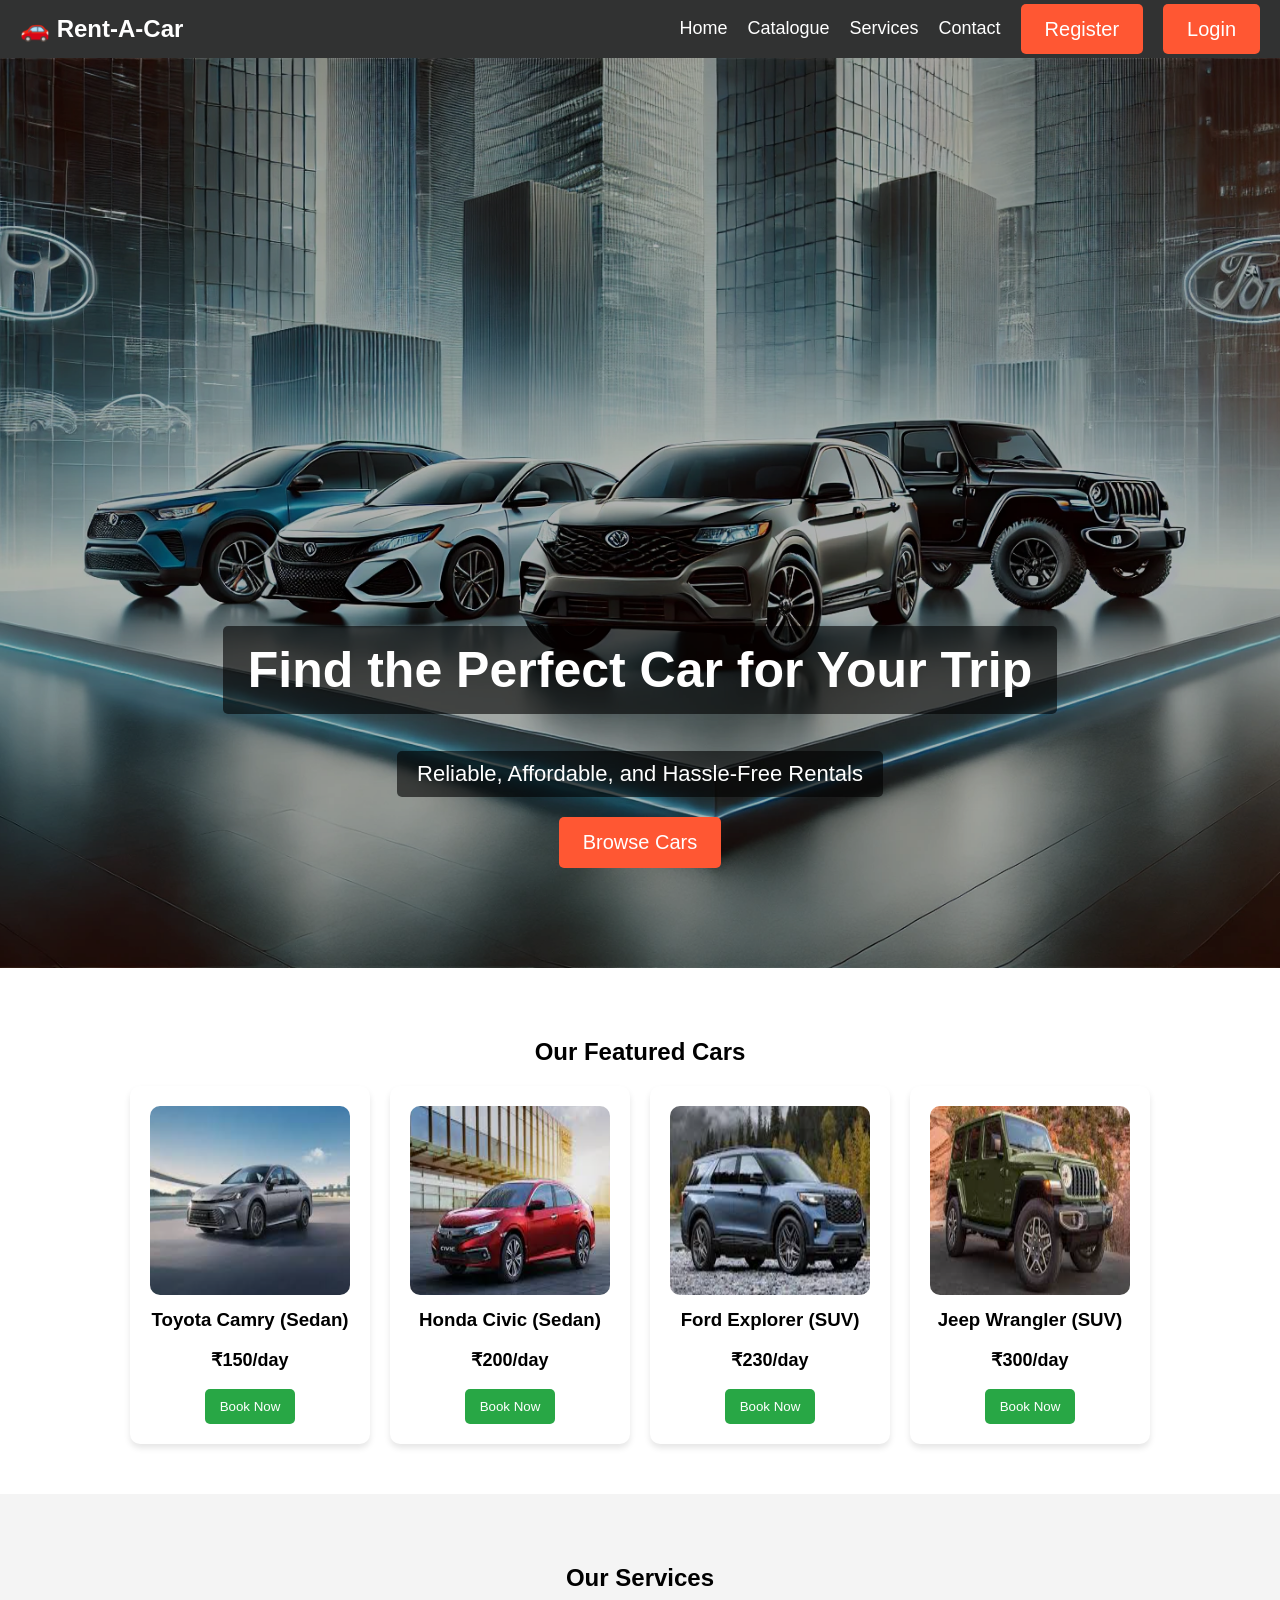
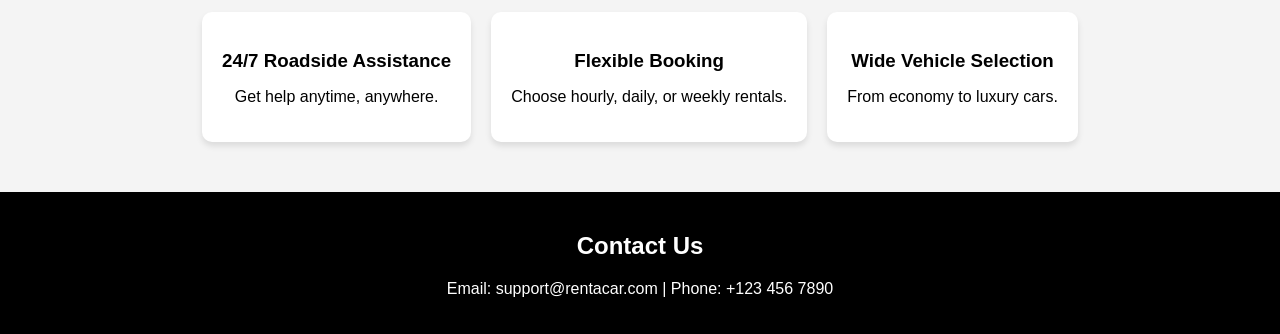
<file: index.html>
<!DOCTYPE html>
<html lang="en">
  <head>
    <meta charset="UTF-8" />
    <meta name="viewport" content="width=device-width, initial-scale=1.0" />
    <title>Car Rental Services</title>
    <link rel="stylesheet" href="style.css" />
  </head>
  <body>
    <header>
      <nav>
        <div class="logo">🚗 Rent-A-Car</div>
        <ul>
          <li><a href="#">Home</a></li>
          <li><a href="catalogue.html">Catalogue</a></li>
          <li><a href="#services">Services</a></li>
          <li><a href="#contact">Contact</a></li>
          <li><a href="register.html" class="btn btn-register">Register</a></li>
          <li><a href="login.html" class="btn">Login</a></li>
        </ul>
      </nav>
      <div class="hero">
        <h1>Find the Perfect Car for Your Trip</h1>
        <p>Reliable, Affordable, and Hassle-Free Rentals</p>
        <a href="#cars" class="btn">Browse Cars</a>
      </div>
    </header>

    <section id="cars">
      <h2>Our Featured Cars</h2>
      <div class="car-container">
        <div class="car">
          <img src="car1.png" alt="Toyota Camry (Sedan)" />
          <h3>Toyota Camry (Sedan)</h3>
          <p>₹150/day</p>
          <a href="catalogue.html"><button>Book Now</button></a>
        </div>
        <div class="car">
          <img src="car2.png" alt="Honda Civic (Sedan)" />
          <h3>Honda Civic (Sedan)</h3>
          <p>₹200/day</p>
          <a href="catalogue.html"><button>Book Now</button></a>
        </div>
        <div class="car">
          <img src="car3.png" alt="Ford Explorer (SUV)" />
          <h3>Ford Explorer (SUV)</h3>
          <p>₹230/day</p>
          <a href="catalogue.html"><button>Book Now</button></a>
        </div>
        <div class="car">
          <img src="caar4.png" alt="Jeep Wrangler (SUV)" />
          <h3>Jeep Wrangler (SUV)</h3>
          <p>₹300/day</p>
          <a href="catalogue.html"><button>Book Now</button></a>
        </div>
      </div>
    </section>

    <section id="services">
      <h2>Our Services</h2>
      <div class="service-container">
        <div class="service">
          <h3>24/7 Roadside Assistance</h3>
          <p>Get help anytime, anywhere.</p>
        </div>
        <div class="service">
          <h3>Flexible Booking</h3>
          <p>Choose hourly, daily, or weekly rentals.</p>
        </div>
        <div class="service">
          <h3>Wide Vehicle Selection</h3>
          <p>From economy to luxury cars.</p>
        </div>
      </div>
    </section>

    <footer id="contact">
      <h2>Contact Us</h2>
      <p>Email: support@rentacar.com | Phone: +123 456 7890</p>
    </footer>
  </body>
</html>
</file>
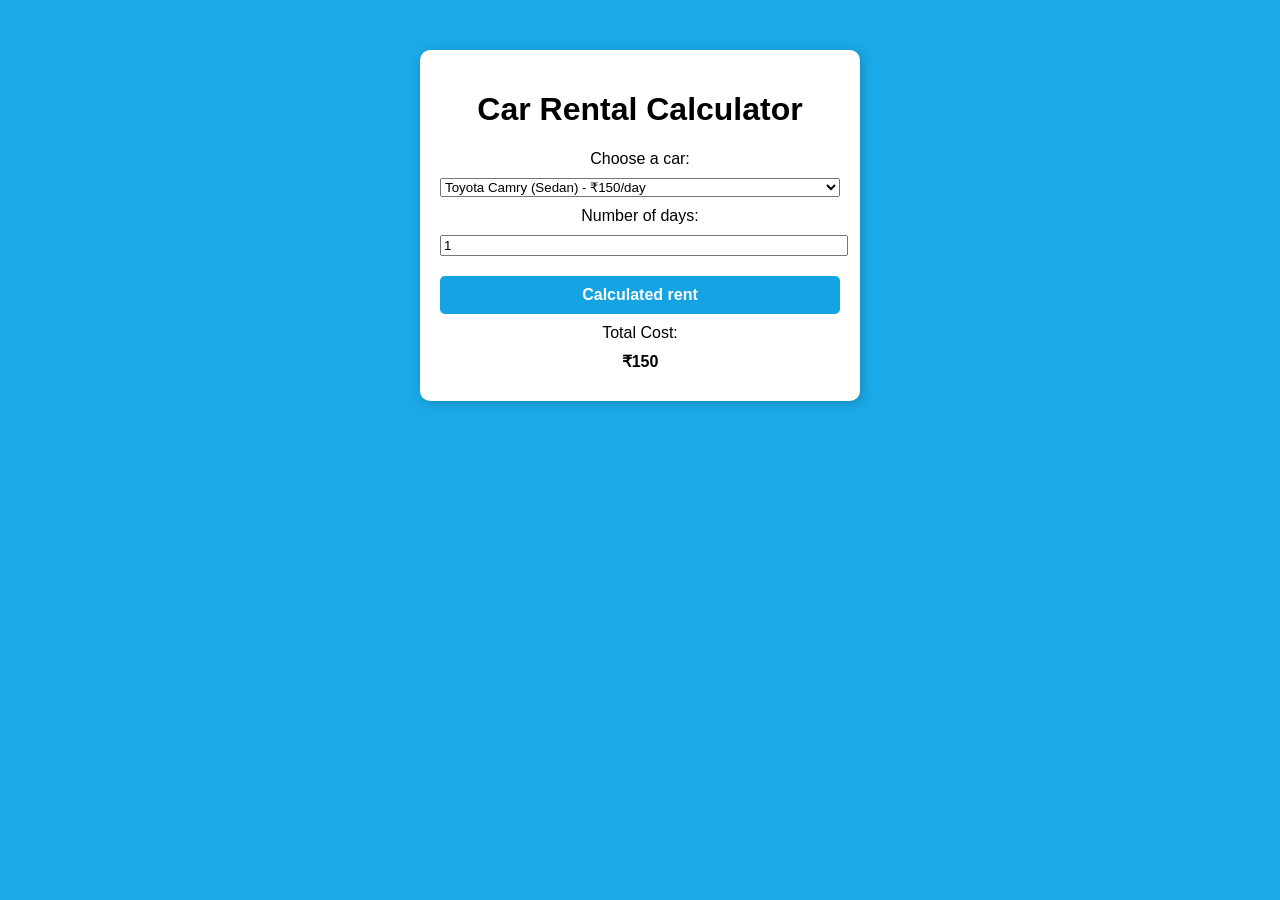
<file: catalogue.html>
<!DOCTYPE html>
<html lang="en">
  <head>
    <meta charset="UTF-8" />
    <meta name="viewport" content="width=device-width, initial-scale=1.0" />
    <title>Car Rental Calculator</title>
    <link rel="stylesheet" href="catalogue.css" />
  </head>
  <body>
    <div class="container">
      <h1>Car Rental Calculator</h1>
      <form oninput="totalCost.value = car.value * days.value">
        <label for="car">Choose a car:</label>
        <select id="car" name="car">
          <option value="150">Toyota Camry (Sedan) - ₹150/day</option>
          <option value="200">Honda Civic (Sedan) - ₹200/day</option>
          <option value="230">Ford Explorer (SUV) - ₹230/day</option>
          <option value="300">Jeep Wrangler (SUV) - ₹300/day</option>
        </select>

        <label for="days">Number of days:</label>
        <input type="number" id="days" name="days" min="1" max="10" value="1" />

        <button type="submit" onclick="return false;">Calculated rent</button>
        <label>Total Cost:</label>
        <output name="totalCost">₹150</output>
      </form>
    </div>
  </body>
</html>
</file>
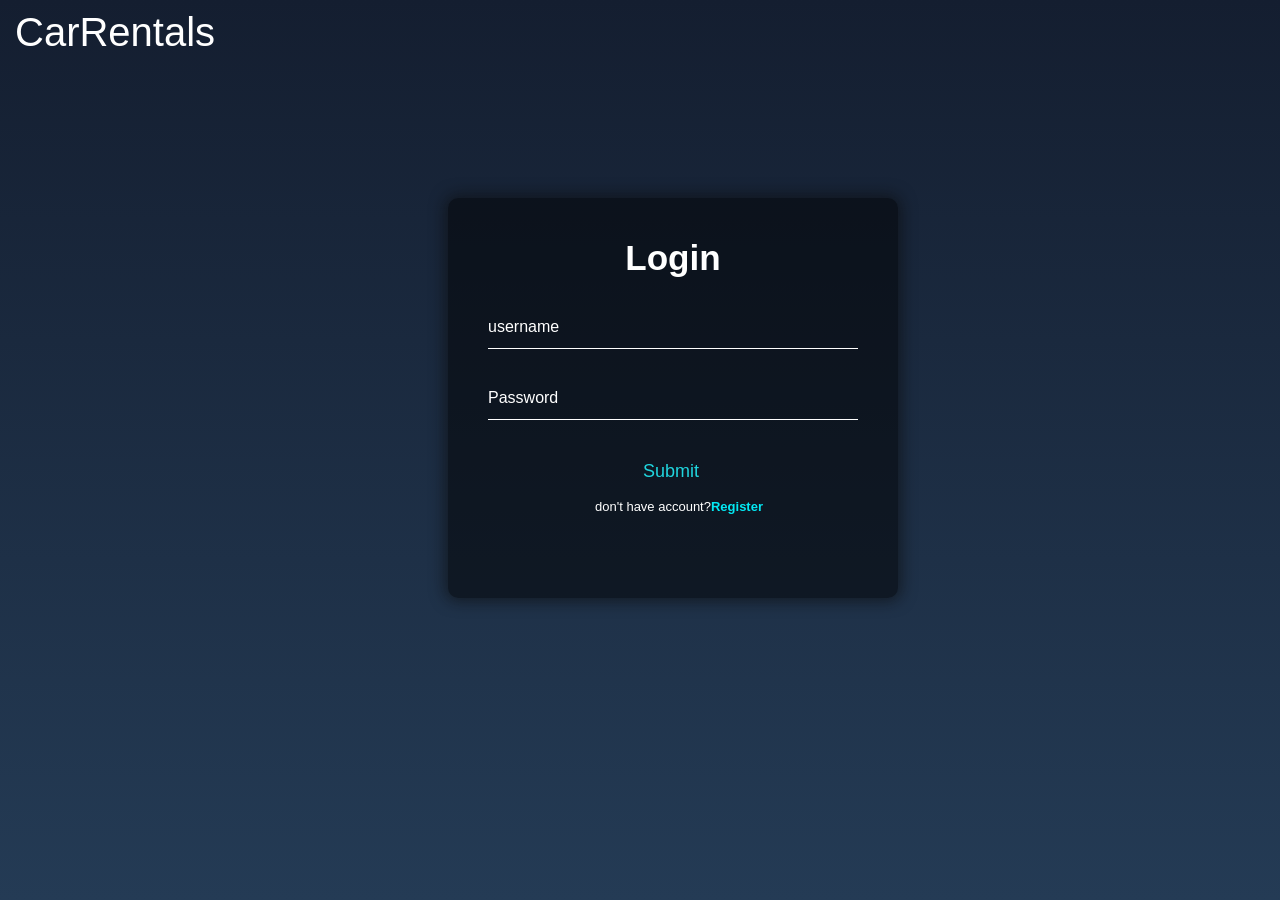
<file: login.html>
<!DOCTYPE html>
<html lang="en">
  <head>
    <meta charset="UTF-8" />
    <meta name="viewport" content="width=device-width, initial-scale=1.0" />
    <title>loign-page</title>
    <link rel="stylesheet" href="login.css" />
  </head>
  <body>
    <div class="main">
      <div class="logo">CarRentals</div>
      <div class="login-box">
        <h3>Login</h3>
        <form action="">
          <div class="user-box">
            <input type="text" name="" required />
            <label>username</label>
          </div>
          <div class="user-box">
            <input type="password" name="" id="" required />
            <label>Password</label>
          </div>
          <div>
            <a href="">Submit</a>
          </div>
        </form>
        <div class="reg">
          <p>don't have account?<a href="">Register</a></p>
        </div>
      </div>
    </div>
  </body>
</html>
</file>
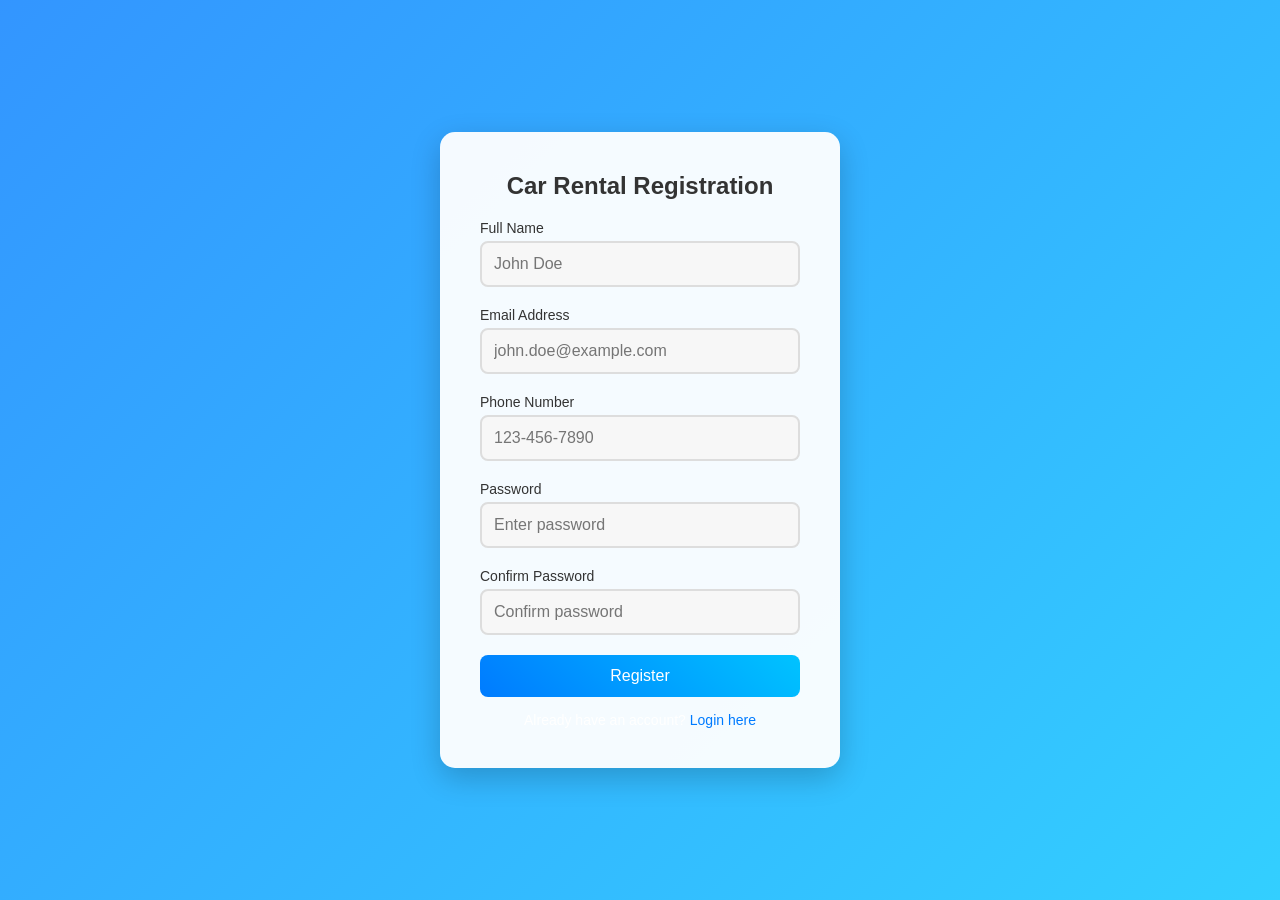
<file: register.html>
<!DOCTYPE html>
<html lang="en">
  <head>
    <meta charset="UTF-8" />
    <meta name="viewport" content="width=device-width, initial-scale=1.0" />
    <title>Car Rental Registration</title>
    <style>
      * {
        margin: 0;
        padding: 0;
        box-sizing: border-box;
      }

      body {
        font-family: "Segoe UI", Tahoma, Geneva, Verdana, sans-serif;
        background: linear-gradient(
          135deg,
          rgba(0, 123, 255, 0.8),
          rgba(0, 195, 255, 0.8)
        );
        height: 100vh;
        display: flex;
        justify-content: center;
        align-items: center;
        color: white;
      }

      .register-container {
        background: rgba(255, 255, 255, 0.95);
        padding: 40px;
        border-radius: 15px;
        box-shadow: 0 10px 30px rgba(0, 0, 0, 0.2);
        width: 400px;
        text-align: center;
        transform: translateY(50px);
        animation: slideIn 0.5s ease-out forwards;
      }

      h2 {
        font-size: 24px;
        color: #333;
        margin-bottom: 20px;
      }

      .form-group {
        margin-bottom: 20px;
        text-align: left;
      }

      label {
        font-size: 14px;
        color: #333;
        display: block;
        margin-bottom: 5px;
      }

      input[type="text"],
      input[type="email"],
      input[type="tel"],
      input[type="password"] {
        width: 100%;
        padding: 12px;
        font-size: 16px;
        border: 2px solid #ddd;
        border-radius: 8px;
        background: #f7f7f7;
        color: #333;
        transition: all 0.3s ease;
      }

      input[type="text"]:focus,
      input[type="email"]:focus,
      input[type="tel"]:focus,
      input[type="password"]:focus {
        border-color: #007bff;
        background: #e7f3ff;
        outline: none;
      }

      button[type="submit"] {
        width: 100%;
        padding: 12px;
        font-size: 16px;
        background: linear-gradient(45deg, #007bff, #00c3ff);
        border: none;
        border-radius: 8px;
        color: white;
        cursor: pointer;
        transition: background 0.3s ease, transform 0.2s ease;
      }

      button[type="submit"]:hover {
        background: linear-gradient(45deg, #0056b3, #00a3cc);
        transform: scale(1.05);
      }

      .login-link {
        margin-top: 15px;
        font-size: 14px;
      }

      .login-link a {
        color: #007bff;
        text-decoration: none;
      }

      .login-link a:hover {
        text-decoration: underline;
      }

      @keyframes slideIn {
        0% {
          opacity: 0;
          transform: translateY(50px);
        }
        100% {
          opacity: 1;
          transform: translateY(0);
        }
      }
    </style>
  </head>
  <body>
    <div class="register-container">
      <h2>Car Rental Registration</h2>
      <form action="/register" method="POST">
        <div class="form-group">
          <label for="name">Full Name</label>
          <input
            type="text"
            id="name"
            name="name"
            placeholder="John Doe"
            required
          />
        </div>
        <div class="form-group">
          <label for="email">Email Address</label>
          <input
            type="email"
            id="email"
            name="email"
            placeholder="john.doe@example.com"
            required
          />
        </div>
        <div class="form-group">
          <label for="phone">Phone Number</label>
          <input
            type="tel"
            id="phone"
            name="phone"
            placeholder="123-456-7890"
            required
          />
        </div>
        <div class="form-group">
          <label for="password">Password</label>
          <input
            type="password"
            id="password"
            name="password"
            placeholder="Enter password"
            required
          />
        </div>
        <div class="form-group">
          <label for="confirm-password">Confirm Password</label>
          <input
            type="password"
            id="confirm-password"
            name="confirm-password"
            placeholder="Confirm password"
            required
          />
        </div>
        <button type="submit">Register</button>
      </form>
      <div class="login-link">
        <p>Already have an account? <a href="login.html">Login here</a></p>
      </div>
    </div>
  </body>
</html>
</file>
<file: style.css>
/* Global Styles */
body {
    font-family: Arial, sans-serif;
    margin: 0;
    padding: 0;
    background: #f8f9fa;
}

/* Navigation */
nav {
    background: rgba(0, 0, 0, 0.8);
    padding: 15px 20px;
    display: flex;
    justify-content: space-between;
    align-items: center;
}

nav .logo {
    color: white;
    font-size: 24px;
    font-weight: bold;
}

nav ul {
    list-style: none;
    margin: 0;
    padding: 0;
    display: flex;
}

nav ul li {
    margin-left: 20px;
}

nav ul li a {
    color: white;
    text-decoration: none;
    font-size: 18px;
}


.hero {
    width: 100%;
    height: 90vh; 
    background: url('bg.png') no-repeat center center/cover;
    color: white;
    display: flex;
    flex-direction: column;
    justify-content: flex-end; /* Moves text & button down */
    align-items: center;
    text-align: center;
    padding-bottom: 100px; /* Adjust to position text */
    position: relative;
}

/* Overlay to Improve Text Readability */
.hero::before {
    content: "";
    position: absolute;
    top: 0;
    left: 0;
    width: 100%;
    height: 100%;
    background: rgba(0, 0, 0, 0.3); /* Dark overlay */
}

/* Text and Button Styling */
.hero h1 {
    font-size: 50px;
    margin-bottom: 15px;
    background: rgba(0, 0, 0, 0.6);
    padding: 15px 25px;
    border-radius: 5px;
    z-index: 1;
}

.hero p {
    font-size: 22px;
    margin-bottom: 20px;
    background: rgba(0, 0, 0, 0.6);
    padding: 10px 20px;
    border-radius: 5px;
    z-index: 1;
}

.btn {
    background: #ff5733;
    color: white;
    padding: 14px 24px;
    text-decoration: none;
    font-size: 20px;
    border-radius: 5px;
    border: none;
    cursor: pointer;
    z-index: 1;
}

/* Cars Section */
#cars {
    padding: 50px;
    text-align: center;
    background: white;
}

.car-container {
    display: flex;
    justify-content: center;
    gap: 20px;
}

.car {
    background: #fff;
    padding: 20px;
    border-radius: 10px;
    box-shadow: 0px 4px 6px rgba(0, 0, 0, 0.1);
}

.car img {
    width: 200px;
    height: 5cm;
    border-radius: 10px;
}

.car h3 {
    margin: 10px 0;
}

.car p {
    font-size: 18px;
    font-weight: bold;
}

.car button {
    background: #28a745;
    color: white;
    border: none;
    padding: 10px 15px;
    cursor: pointer;
    border-radius: 5px;
}

/* Services Section */
#services {
    padding: 50px;
    background: #f4f4f4;
    text-align: center;
}

.service-container {
    display: flex;
    justify-content: center;
    gap: 20px;
}

.service {
    background: white;
    padding: 20px;
    border-radius: 10px;
    box-shadow: 0px 4px 6px rgba(0, 0, 0, 0.1);
}

.service h3 {
    margin-bottom: 10px;
}

/* Footer */
footer {
    background: black;
    color: white;
    text-align: center;
    padding: 20px;
}
</file>
<file: catalogue.css>
body {
  font-family: Arial, sans-serif;
  text-align: center;
  margin: 50px;
  background-color: #1baae7;
  color: white;
}
.container {
  max-width: 400px;
  margin: auto;
  padding: 20px;
  border-radius: 10px;
  background: white;
  color: black;
  box-shadow: 2px 2px 12px rgba(0, 0, 0, 0.2);
}
label,
select,
input,
output {
  display: block;
  width: 100%;
  margin: 10px 0;
}
output {
  font-weight: bold;
}
button {
  width: 100%;
  padding: 10px;
  margin-top: 10px;
  border: none;
  background-color: #16a3e4;
  color: white;
  font-size: 16px;
  font-weight: bold;
  border-radius: 5px;
  cursor: pointer;
  transition: background 0.3s;
}
button:hover {
  background-color: #229af0;
}
</file>
<file: login.css>
html{
    height: 100%;
}
body{
    margin: 0;
    padding: 0;
    font-family: sans-serif;
    background: linear-gradient(#141e30,#243b55);
}
.logo{
  
    margin-top: 10px;
    margin-left: 15px;
    font-family: Arial;
    font-size: 40px;
    color: white;
}

.login-box{
    font-size: 30px;
    position: absolute;
    top: 22vh;
    left: 35vw;
    height: 400px;
    width: 450px;
    padding: 40px;
    transform: rgba(0,0,0,0.5);
    background: rgba(0,0,0,0.5);
    box-sizing: border-box;
    box-shadow: 0 0 15px 3px rgba(11, 12, 12, 0.6);
    border-radius: 10px;
}

.login-box h3{
    margin: 0 0 30px;
    padding: 0;
    color: white;
    text-align: center;
}
.login-box .user-box{
    position: relative;
}
.login-box .user-box input{
    width: 100%;
    padding: 10px 0;
    
    color: white;
    margin-bottom: 30px;
    border: none;
    border-bottom: 1px solid white;
    outline: none;
    background: transparent;
}
.login-box .user-box label{
    position: absolute;
    top: 0;
    left: 0;
    padding: 10px 0;
    font-size: 16px;
    color: white;
    pointer-events: none;
    transition: .5s;
}
.login-box .user-box input:focus~label,.login-box .user-box input:valid~label{
    top:-20px;
    left: 0;
    color: #03e9f4;
    font-size: 12px;
}
.login-box form a{
    text-decoration: none;
    font-size: 13px;
    color: #20d5de;
    margin-top: 40px;
    margin-left: 140px;
    padding: 15px;
    font-size: 18px;;
}
 .login a {
    position: absolute;
    display: block;
    
 }
 .login-box a:hover{
background: #03e8f4c0;
color: white;
border-radius: 2px;
 }
 .reg p {
    display: inline-block; 
    margin: 0; 
    color: white;
    font-size: 13px;
    margin-left: 95px;
    padding: 12px;
    
}

.reg a {
    color: #03e9f4;
    text-decoration: none;
    font-weight: bold;
}

.reg a:hover {
    text-decoration: underline;
}
</file>
